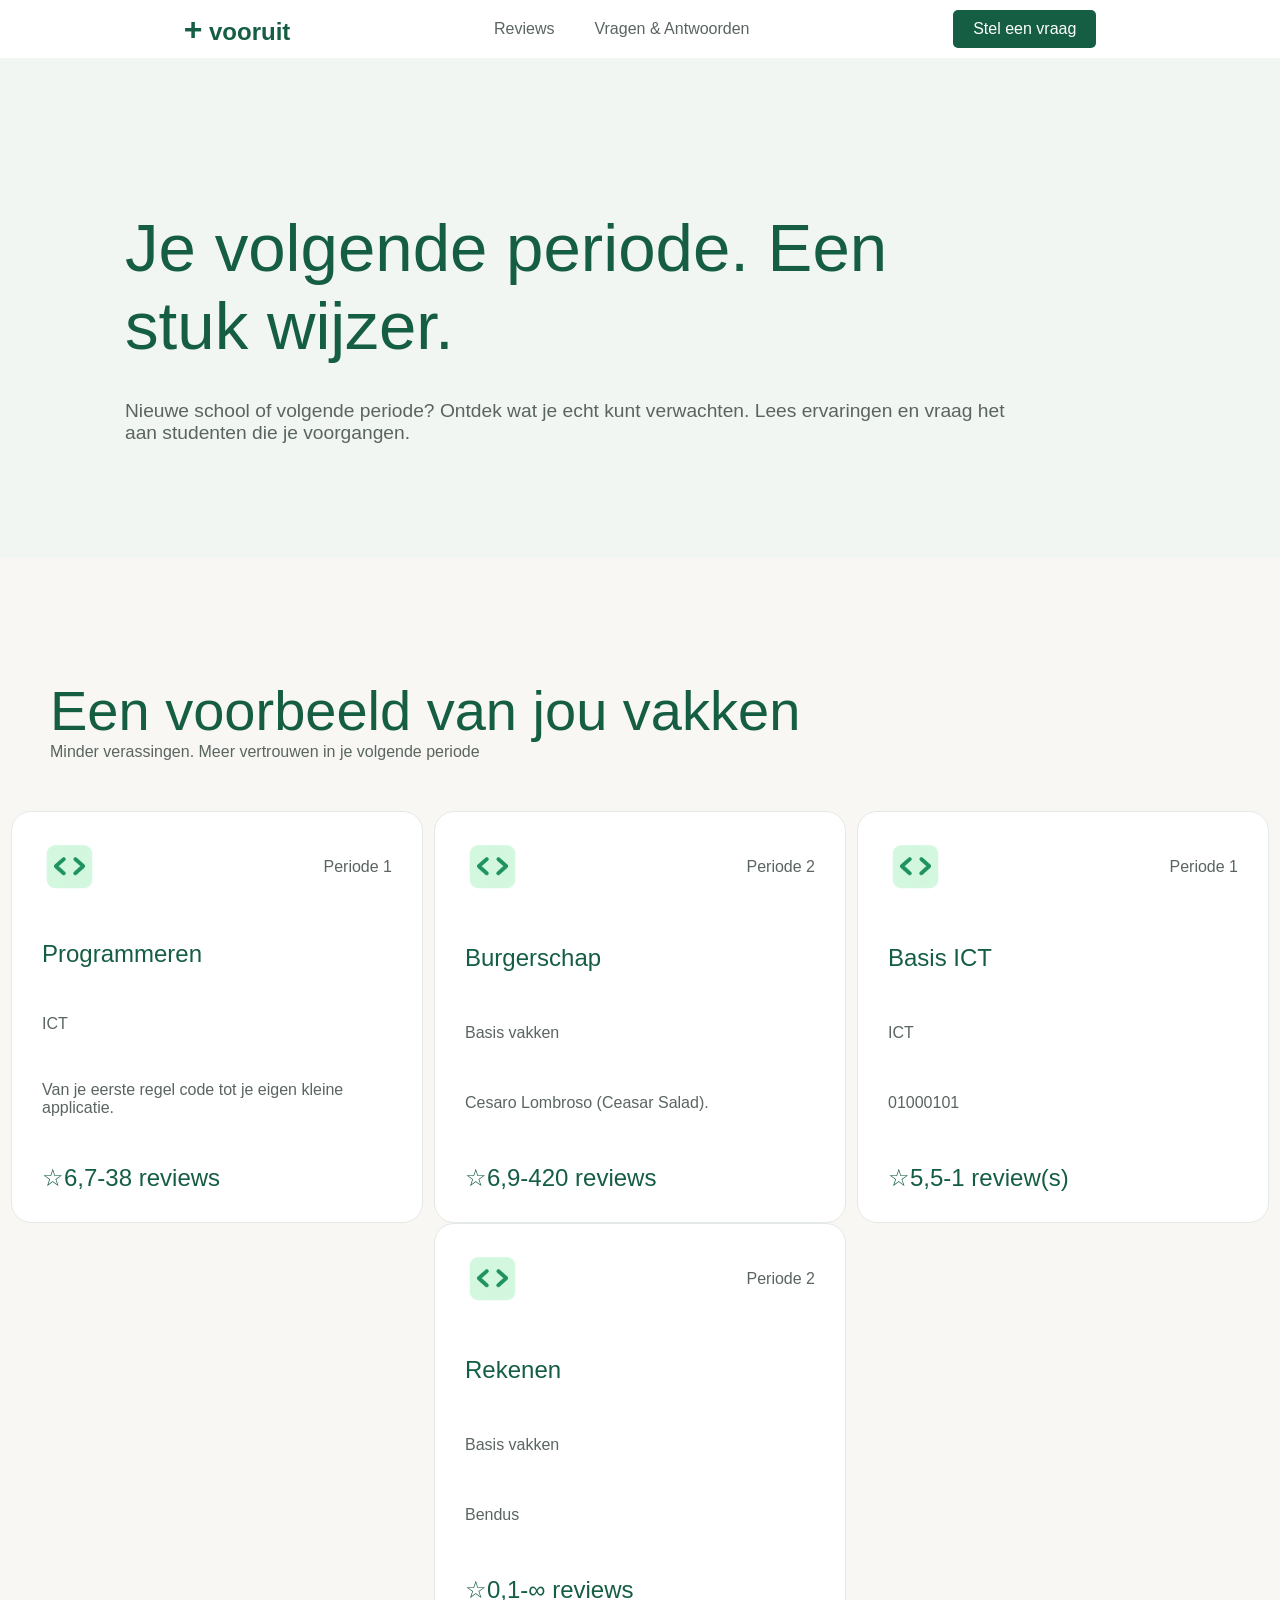
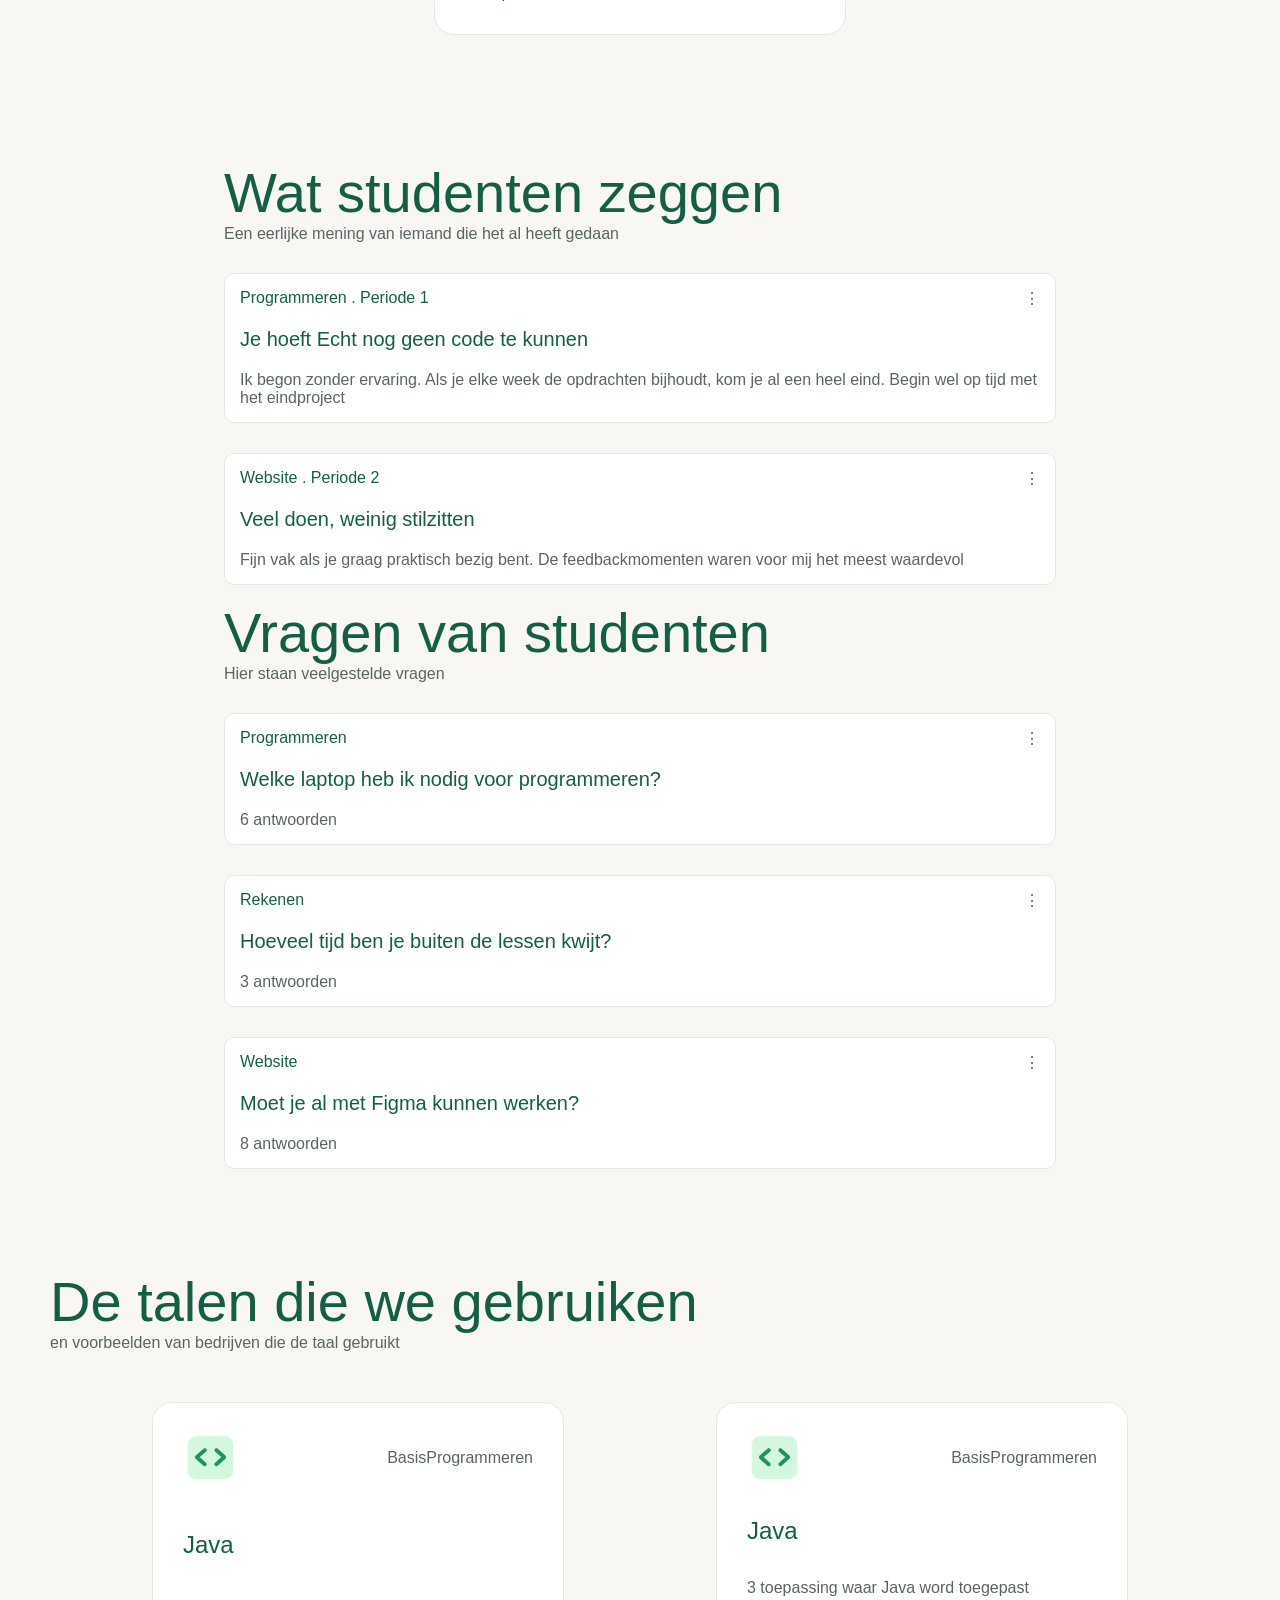
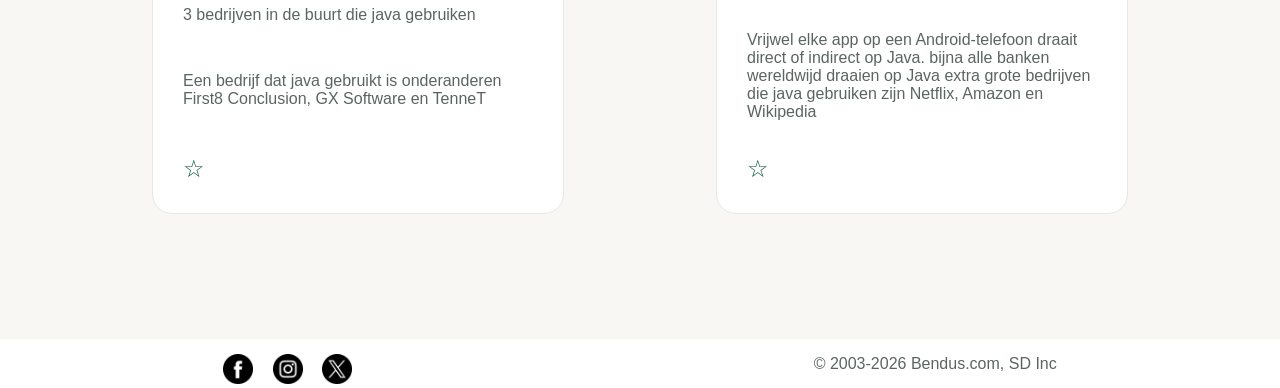
<file: index.html>
<!doctype html>
<html lang="en">

<head>
  <meta charset="UTF-8" />
  <meta name="viewport" content="width=device-width, initial-scale=1.0, maximum-scale=1.0, user-scalable=no" />
  <title>Document</title>
  <link rel="stylesheet" href="css/style.css" />
</head>

<body>
  <header>
    <nav class="navigation">
      <div>
        <h1><span>+</span> vooruit</h1>
      </div>

      <div class="links">
        <a href="#reviews">Reviews</a>
        <a href="#vakken">Vragen & Antwoorden</a>
      </div>

      <div>
        <a class="question-button" href="./web-pages/review.html">Stel een vraag</a>
      </div>
    </nav>
  </header>
  <main>
    <section class="hero">
      <div class="hero-text-container">
        <h2>Je volgende periode. Een stuk wijzer.</h2>
        <h3 id="reviews">
          Nieuwe school of volgende periode? Ontdek wat je echt kunt
          verwachten. Lees ervaringen en vraag het aan studenten die je
          voorgangen.
        </h3>
      </div>
    </section>

    <div class="section-text">
      <h2>Een voorbeeld van jou vakken</h2>
      <p>Minder verassingen. Meer vertrouwen in je volgende periode</p>
    </div>
    <section class="card-section">
      <article class="card">
        <div class="card-image-container">
          <img src="images/logo.png" alt="" />
          <p>Periode 1</p>
        </div>
        <h2>Programmeren</h2>
        <p>ICT</p>
        <p>Van je eerste regel code tot je eigen kleine applicatie.</p>
        <h2 class="review">☆6,7-38 reviews</h2>
      </article>

      <article class="card">
        <div class="card-image-container">
          <img src="images/logo.png" alt="" />
          <p>Periode 2</p>
        </div>
        <h2>Burgerschap</h2>
        <p>Basis vakken</p>
        <p>Cesaro Lombroso (Ceasar Salad).</p>
        <h2 class="review">☆6,9-420 reviews</h2>
      </article>

      <article class="card">
        <div class="card-image-container">
          <img src="images/logo.png" alt="" />
          <p>Periode 1</p>
        </div>
        <h2>Basis ICT</h2>
        <p>ICT</p>
        <p>01000101</p>
        <h2 class="review">☆5,5-1 review(s)</h2>
      </article>

      <article class="card">
        <div class="card-image-container">
          <img src="images/logo.png" alt="" />
          <p>Periode 2</p>
        </div>
        <h2>Rekenen</h2>
        <p>Basis vakken</p>
        <p>Bendus</p>
        <h2 class="review">☆0,1-∞ reviews</h2>
      </article>
    </section>

    <!-- Wat studenten zeggen en vragen van studenten -->
    <section id="vakken" class="review-section">
      <!-- wat studenten zegggen -->
      <div class="review-container">
        <div>
          <h2>Wat studenten zeggen</h2>
          <p>Een eerlijke mening van iemand die het al heeft gedaan</p>
        </div>

        <article class="review-card">
          <div class="option-section">
            <p class="primary-color">Programmeren . Periode 1</p>
            <a>⋮</a>
          </div>
          <p class="review-text primary-color">Je hoeft Echt nog geen code te kunnen</p>
          <p>Ik begon zonder ervaring. Als je elke week de opdrachten bijhoudt,
            kom je al een heel eind. Begin wel op tijd met het eindproject
          </p>
        </article>

        <article class="review-card">
          <div class="option-section">
            <p class="primary-color">Website . Periode 2</p>
            <a>⋮</a>
          </div>
          <p class="review-text primary-color">Veel doen, weinig stilzitten</p>
          <p>Fijn vak als je graag praktisch bezig bent. De feedbackmomenten waren
            voor mij het meest waardevol
          </p>
        </article>
      </div>

      <!-- Vragen van studenten -->
      <div class="review-container">
        <div>
          <h2>Vragen van studenten</h2>
          <p>Hier staan veelgestelde vragen</p>
        </div>

        <article class="review-card">
          <div class="option-section">
            <p class="primary-color">Programmeren</p>
            <a>⋮</a>
          </div>
          <p class="review-text primary-color">Welke laptop heb ik nodig voor programmeren?</p>
          <p>6 antwoorden</p>
        </article>
        <article class="review-card">
          <div class="option-section">
            <p class="primary-color">Rekenen</p>
            <a>⋮</a>
          </div>
          <p class="review-text primary-color">Hoeveel tijd ben je buiten de lessen kwijt?</p>
          <p>3 antwoorden</p>
        </article>
        <article class="review-card">
          <div class="option-section">
            <p class="primary-color">Website</p>
            <a>⋮</a>
          </div>
          <p class="review-text primary-color">Moet je al met Figma kunnen werken?</p>
          <p>8 antwoorden</p>
        </article>
      </div>
    </section>

    <div class="section-text">
      <h2>De talen die we gebruiken</h2>
      <p>en voorbeelden van bedrijven die de taal gebruikt</p>
    </div>
    <section class="card-section">
      <article class="card">
        <div class="card-image-container">
          <img src="images/logo.png" alt="" />
          <p>BasisProgrammeren</p>
        </div>
        <h2>Java</h2>
        <p>3 bedrijven in de buurt die java gebruiken</p>
        <p>Een bedrijf dat java gebruikt is onderanderen First8 Conclusion, GX Software en TenneT</p>
        <h2 class="review">☆</h2>
      </article>

      <article class="card">
        <div class="card-image-container">
          <img src="images/logo.png" alt="" />
          <p>BasisProgrammeren</p>
        </div>
        <h2>Java</h2>
        <p>3 toepassing waar Java word toegepast</p>
        <p>Vrijwel elke app op een Android-telefoon draait direct of indirect op Java.
           bijna alle banken wereldwijd draaien op Java
           extra grote bedrijven die java gebruiken zijn Netflix, Amazon en Wikipedia
        </p>
        <h2 class="review">☆</h2>
      </article>
    </section>

  </main>

  <footer>
    <div>
      <img src="images/facebook.png" alt="facebook" />
      <img src="images/instagram.png" alt="instagram" />
      <img src="images/x.png" alt="twitter" />
    </div>
    <div>
      <a href="https://www.youtube.com/watch?v=QDia3e12czc">©</a> 2003-2026 Bendus.com, SD Inc
    </div>
  </footer>
</body>

</html>
</file>
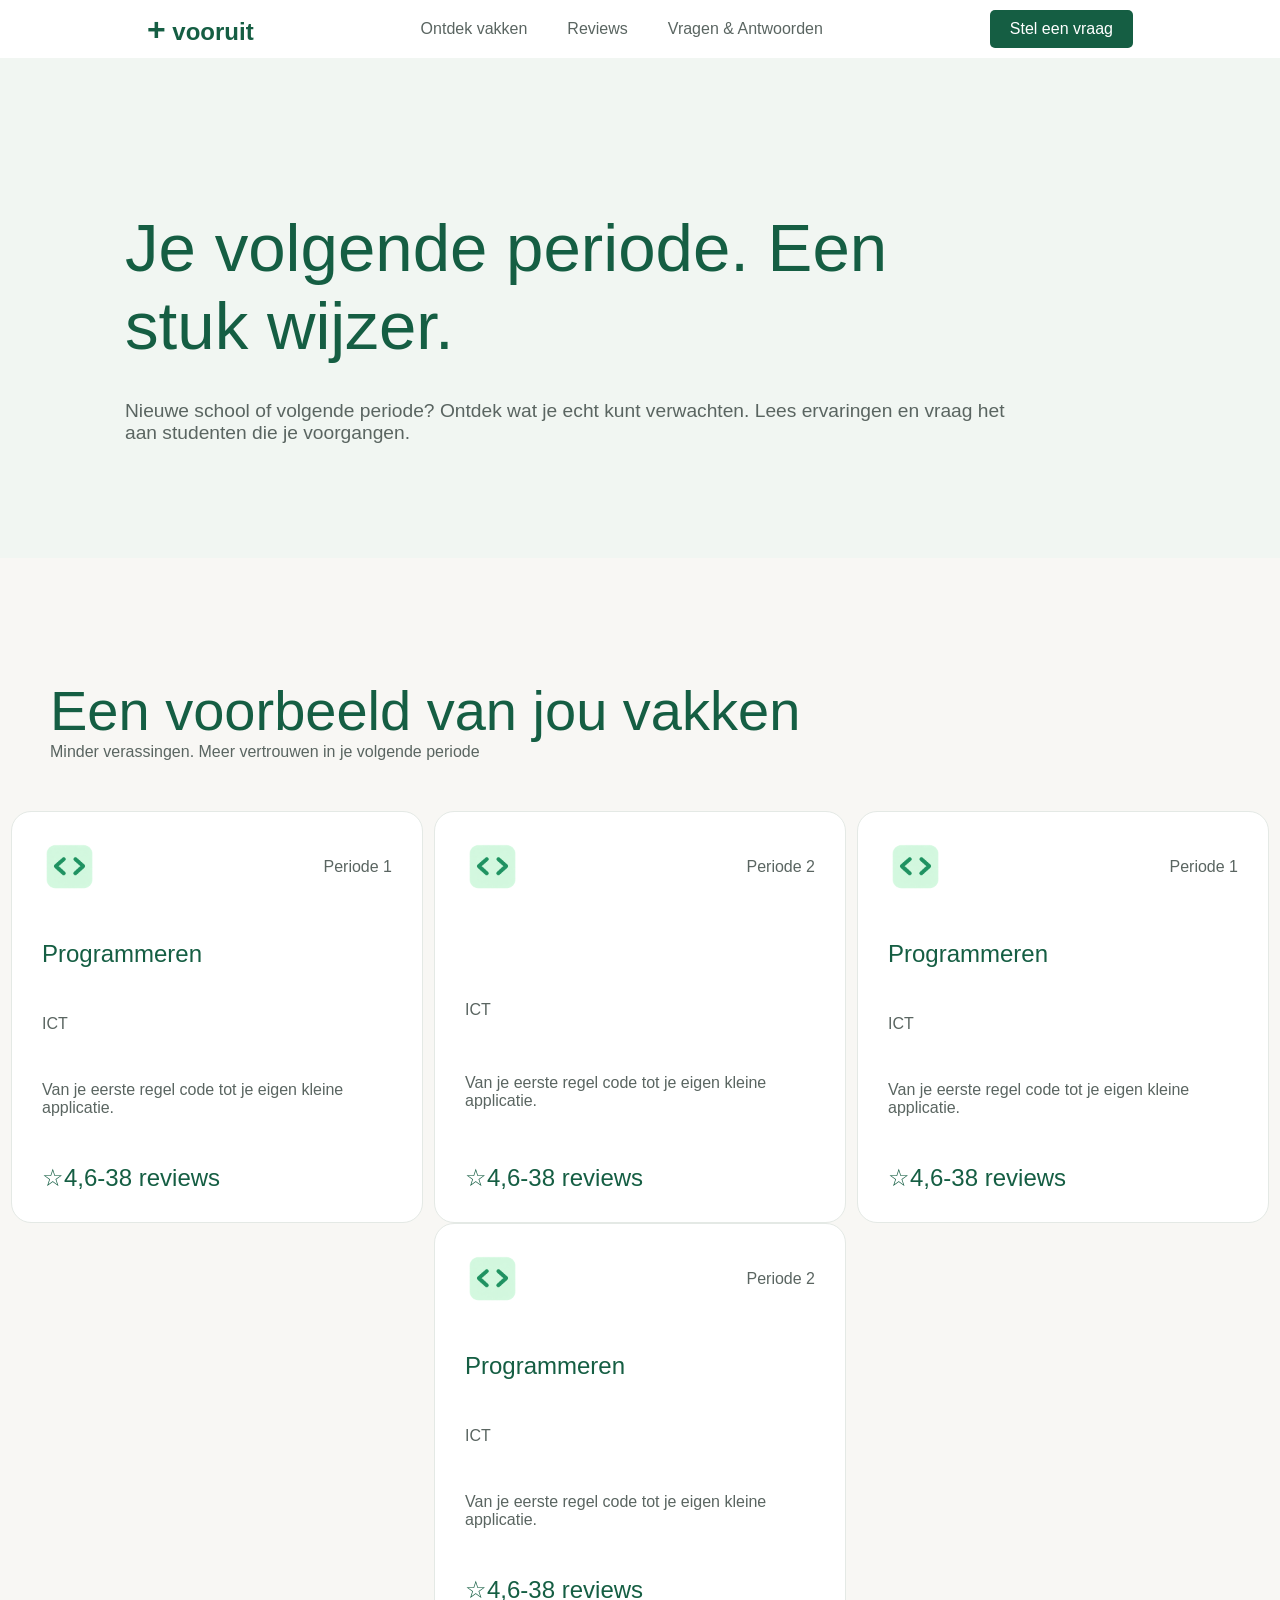
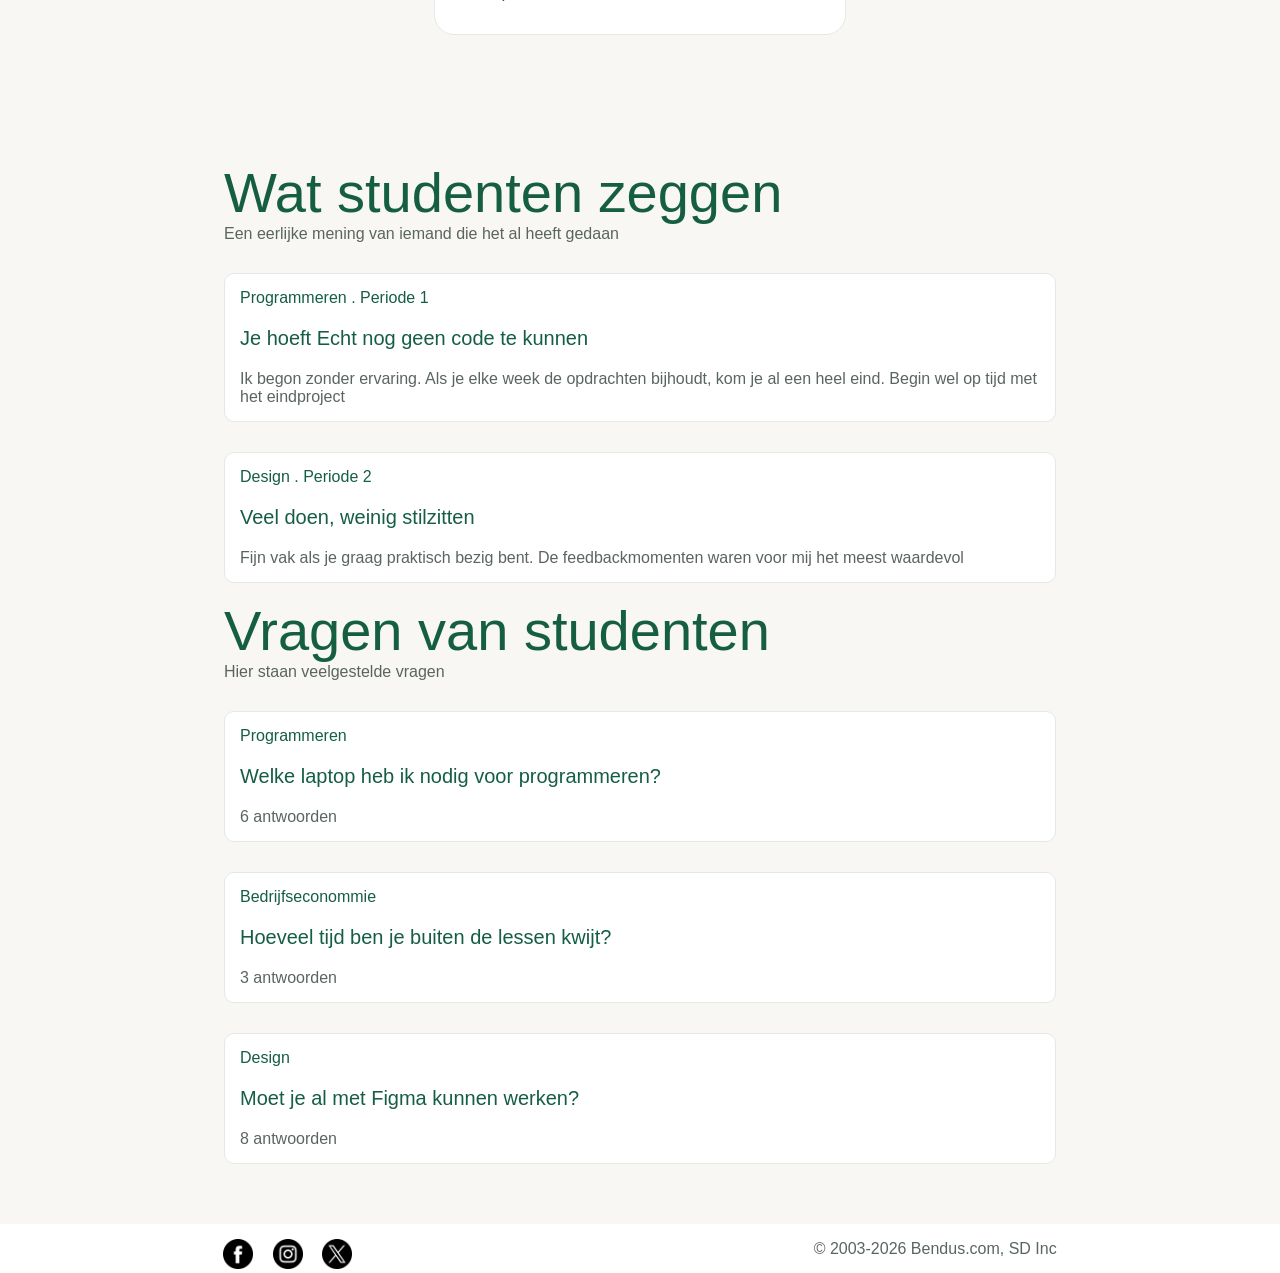
<file: web-pages/index.html>
<!doctype html>
<html lang="en">

<head>
  <meta charset="UTF-8" />
  <meta name="viewport" content="width=device-width, initial-scale=1.0, maximum-scale=1.0, user-scalable=no" />
  <title>Document</title>
  <link rel="stylesheet" href="../css/style.css" />
</head>

<body>
  <header>
    <nav class="navigation">
      <div>
        <h1><span>+</span> vooruit</h1>
      </div>

      <div class="links">
        <a href="#vakken">Ontdek vakken</a>
        <a href="#reviews">Reviews</a>
        <a href="#">Vragen & Antwoorden</a>
      </div>

      <div>
        <a class="question-button" href="review.html">Stel een vraag</a>
      </div>
    </nav>
  </header>
  <main>
    <section class="hero">
      <div class="hero-text-container">
        <h2>Je volgende periode. Een stuk wijzer.</h2>
        <h3>
          Nieuwe school of volgende periode? Ontdek wat je echt kunt
          verwachten. Lees ervaringen en vraag het aan studenten die je
          voorgangen.
        </h3>
      </div>
    </section>

    <div class="section-text">
      <h2>Een voorbeeld van jou vakken</h2>
      <p>Minder verassingen. Meer vertrouwen in je volgende periode</p>
    </div>
    <section class="card-section">
      <article id="reviews" class="card">
        <div class="card-image-container">
          <img src="../images/logo.png" alt="" />
          <p>Periode 1</p>
        </div>
        <h2>Programmeren</h2>
        <p>ICT</p>
        <p>Van je eerste regel code tot je eigen kleine applicatie.</p>
        <h2 class="review">☆4,6-38 reviews</h2>
      </article>

      <article class="card">
        <div class="card-image-container">
          <img src="../images/logo.png" alt="" />
          <p>Periode 2</p>
        </div>
        <h2></h2>
        <p>ICT</p>
        <p>Van je eerste regel code tot je eigen kleine applicatie.</p>
        <h2 class="review">☆4,6-38 reviews</h2>
      </article>

      <article class="card">
        <div class="card-image-container">
          <img src="../images/logo.png" alt="" />
          <p>Periode 1</p>
        </div>
        <h2>Programmeren</h2>
        <p>ICT</p>
        <p>Van je eerste regel code tot je eigen kleine applicatie.</p>
        <h2 class="review">☆4,6-38 reviews</h2>
      </article>

      <article class="card">
        <div class="card-image-container">
          <img src="../images/logo.png" alt="" />
          <p>Periode 2</p>
        </div>
        <h2>Programmeren</h2>
        <p>ICT</p>
        <p>Van je eerste regel code tot je eigen kleine applicatie.</p>
        <h2 class="review">☆4,6-38 reviews</h2>
      </article>
    </section>

    <!-- Wat studenten zeggen en vragen van studenten -->
    <section id="vakken" class="review-section">
      <!-- wat studenten zegggen -->
      <div class="review-container">
        <div>
          <h2>Wat studenten zeggen</h2>
          <p>Een eerlijke mening van iemand die het al heeft gedaan</p>
        </div>

        <article class="review-card">
          <p class="primary-color">Programmeren . Periode 1</p>
          <p class="review-text primary-color">Je hoeft Echt nog geen code te kunnen</p>
          <p>Ik begon zonder ervaring. Als je elke week de opdrachten bijhoudt,
            kom je al een heel eind. Begin wel op tijd met het eindproject
          </p>
        </article>

        <article class="review-card">
          <p class="primary-color">Design . Periode 2</p>
          <p class="review-text primary-color">Veel doen, weinig stilzitten</p>
          <p>Fijn vak als je graag praktisch bezig bent. De feedbackmomenten waren
            voor mij het meest waardevol
          </p>
        </article>
      </div>

      <!-- Vragen van studenten -->
      <div class="review-container">
        <div>
          <h2>Vragen van studenten</h2>
          <p>Hier staan veelgestelde vragen</p>
        </div>

        <article class="review-card">
          <p class="primary-color">Programmeren</p>
          <p class="review-text primary-color">Welke laptop heb ik nodig voor programmeren?</p>
          <p>6 antwoorden</p>
        </article>
        <article class="review-card">
          <p class="primary-color">Bedrijfseconommie</p>
          <p class="review-text primary-color">Hoeveel tijd ben je buiten de lessen kwijt?</p>
          <p>3 antwoorden</p>
        </article>
        <article class="review-card">
          <p class="primary-color">Design</p>
          <p class="review-text primary-color">Moet je al met Figma kunnen werken?</p>
          <p>8 antwoorden</p>
        </article>
      </div>

    </section>

  </main>

  <footer>
    <div>
      <img src="../images/facebook.png" alt="facebook" />
      <img src="../images/instagram.png" alt="instagram" />
      <img src="../images/x.png" alt="twitter" />
    </div>
    © 2003-2026 Bendus.com, SD Inc
  </footer>
</body>

</html>
</file>
<file: css/style.css>
* {
  margin: 0px;
  padding: 0px;
}

:root {
  --primary-color: #155e43;
  --secondary-color: #2ecc71;
  --border-color: #e4e9e5;
  --font-color: #5a6561;
  --font-hover-background-color: #cde8d8;
  --background-color: #ffffff;
  --background-color-offwhite: #f8f7f4;
  --secondary-background-color: #f1f6f2;
}

/* GENERAL */
html {
  scroll-behavior: smooth;
}

body {
  box-sizing: border-box;
  font-family: Inter, sans-serif;
  background-color: var(--background-color-offwhite);
  color: var(--font-color);
}

h2 {
  font-size: 3.5rem;
  font-weight: 500;
  color: var(--primary-color);
}

h3 {
  color: var(--font-color);
  font-size: 1rem;
  font-weight: 500;
}

/* GENERAL */

/* HEADER */
.navigation {
  display: flex;
  margin: 0 auto;
  align-items: center;
  justify-content: space-evenly;
  background-color: var(--background-color);
  color: #fff;
  padding: 10px 0;
  width: 100%;

  span {
    font-size: 2rem;
    color: var(--primary-color);
  }

  h1 {
    font-size: 1.5rem;
    font-weight: 600;
    color: var(--primary-color);
  }

  a {
    color: var(--font-color);
    text-decoration: none;
    padding: 10px 20px;
    transition: background-color 0.3s ease;
  }

  a:hover {
    background-color: var(--font-hover-background-color);
    color: var(--font-color);
    border-radius: 5px;
  }

  .links {
    display: flex;
    max-width: 500px;
  }

  .question-button {
    display: flex;
    flex-wrap: wrap;
    background-color: var(--primary-color);
    color: var(--background-color);
    border: none;
    padding: 10px 20px;
    border-radius: 5px;
    cursor: pointer;
    transition: background-color 0.3s ease;

    :nth-child(1) {
      background-color: var(--font-hover-background-color);
      color: var(--font-color);
    }
  }
}
/* END HEADER */

/* HERO */
.hero {
  display: flex;
  align-items: center;
  width: 100%;
  height: 500px;
  background-color: var(--secondary-background-color);
  margin-bottom: 120px;

  .hero-text-container {
    display: flex;
    flex-direction: column;
    align-items: left;
    width: 750px;
    margin-left: 200px;
    transform: scale(1.2);

    p {
      width: fit-content;
      padding: 5px 5px;
      font-size: 0.9rem;

      background-color: var(--background-color);
      color: var(--primary-color);
      border-radius: 5px;
    }

    h2 {
      margin-top: 30px;
    }

    h3 {
      margin-top: 30px;
    }
  }
}

/* END HERO */

/* VAKKEN ARTICLES */
.card-section {
  display: flex;
  flex-direction: row;
  justify-content: space-evenly;
  flex-wrap: wrap;
  margin-bottom: 125px;

  .card {
    background-color: var(--background-color);
    display: flex;
    flex-direction: column;
    justify-content: space-between;
    width: 350px;
    height: 350px;
    padding: 30px;
    border-radius: 20px;
    border: solid 1px var(--border-color);

    .card-image-container {
      display: flex;
      flex-direction: row;
      justify-content: space-between;
      align-items: center;
    }

    img {
      height: 50px;
      width: auto;
    }

    h2 {
      font-size: 1.5rem;
    }
  }
}

/* END VAKKEN ARTICLES */

.section-text {
  margin-top: 100px;
  margin-bottom: 50px;
  margin-left: 50px;
}

.primary-color {
  color: var(--primary-color);
}

.review-box {
  width: 1400px;
  height: 600px;
  background-color: red;
}

.review-section {
  display: flex;
  flex-direction: row;
  justify-content: space-evenly;
  flex-wrap: wrap;
  gap: 15px;
}

.review-container {
  display: flex;
  flex-direction: column;
  gap: 25px;
}

.review-card {
  background-color: var(--background-color);
  display: flex;
  gap: 10px;
  margin-top: 5px;
  flex-direction: column;
  gap: 20px;
  width: 800px;
  border-radius: 10px;
  border: solid 1px var(--border-color);
  padding: 15px;

  .option-section {
    display: flex;
    flex-direction: row;
    justify-content: space-between;
    text-decoration: none;

    a{
      cursor: pointer;
    }

  }

}

.review-text {
  font-size: 20px;
}

footer {
  margin-top: 60px;
  background-color: white;
  width: 100%;
  display: flex;
  align-items: center;
  justify-content: space-around;

  img {
    height: 30px;
    width: 30px;
    margin-top: 15px;
    margin-right: 15px;
  }

  a {
    color: var(--font-color);
    text-decoration: none;
  }
  a:hover {
    cursor: default;
  }
}
</file>
